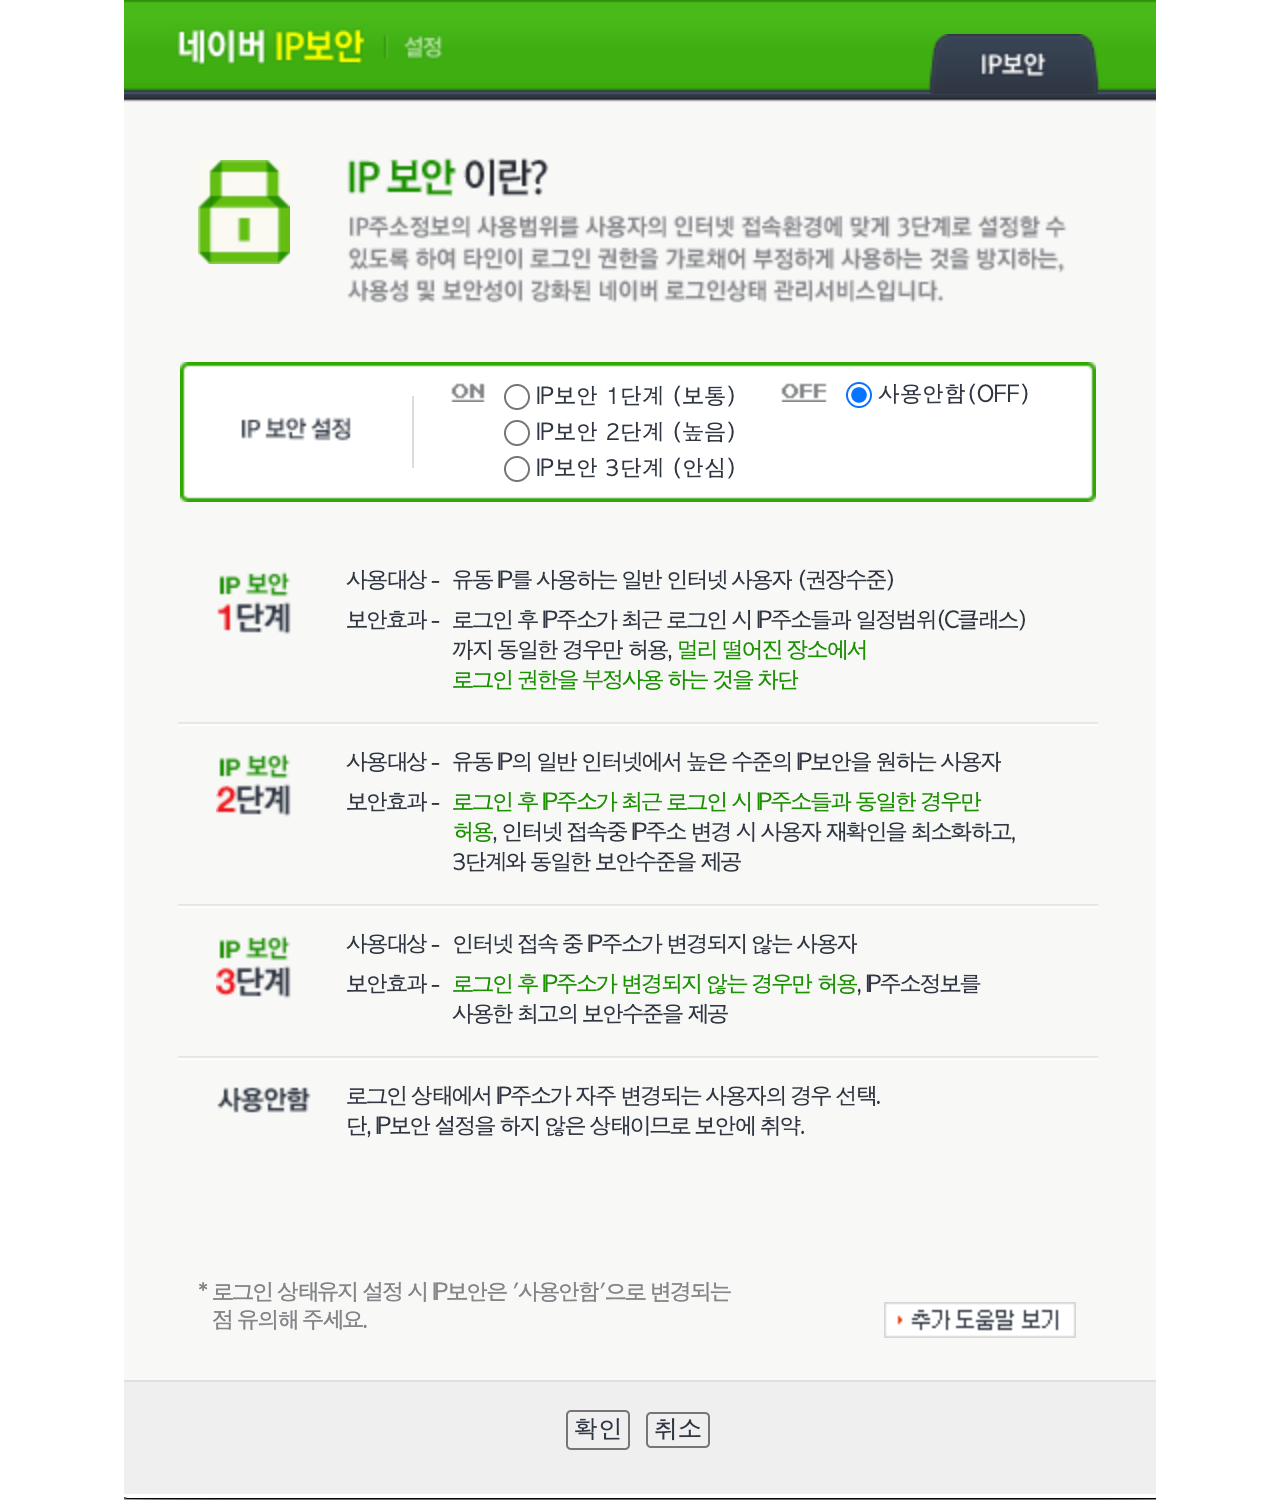
<file: src/login/pages/ip_security.html>
<!doctype html>
<html lang="ko">
  <head>
    <meta charset="UTF-8" />
    <meta name="viewport" content="width=device-width, initial-scale=1.0" />
    <title>네이버 IP 보안 로그인</title>
    <style>
      body {
        margin: 0;
      }

      div {
        display: flex;
        justify-content: center;
      }

      img {
        max-width: 100%;
        height: auto;
        margin: 0 auto;
      }
    </style>
  </head>

  <body>
    <div>
      <img src="./ip-security.png" alt="IP 보안 이란?..." />
    </div>
  </body>
</html>
</file>
